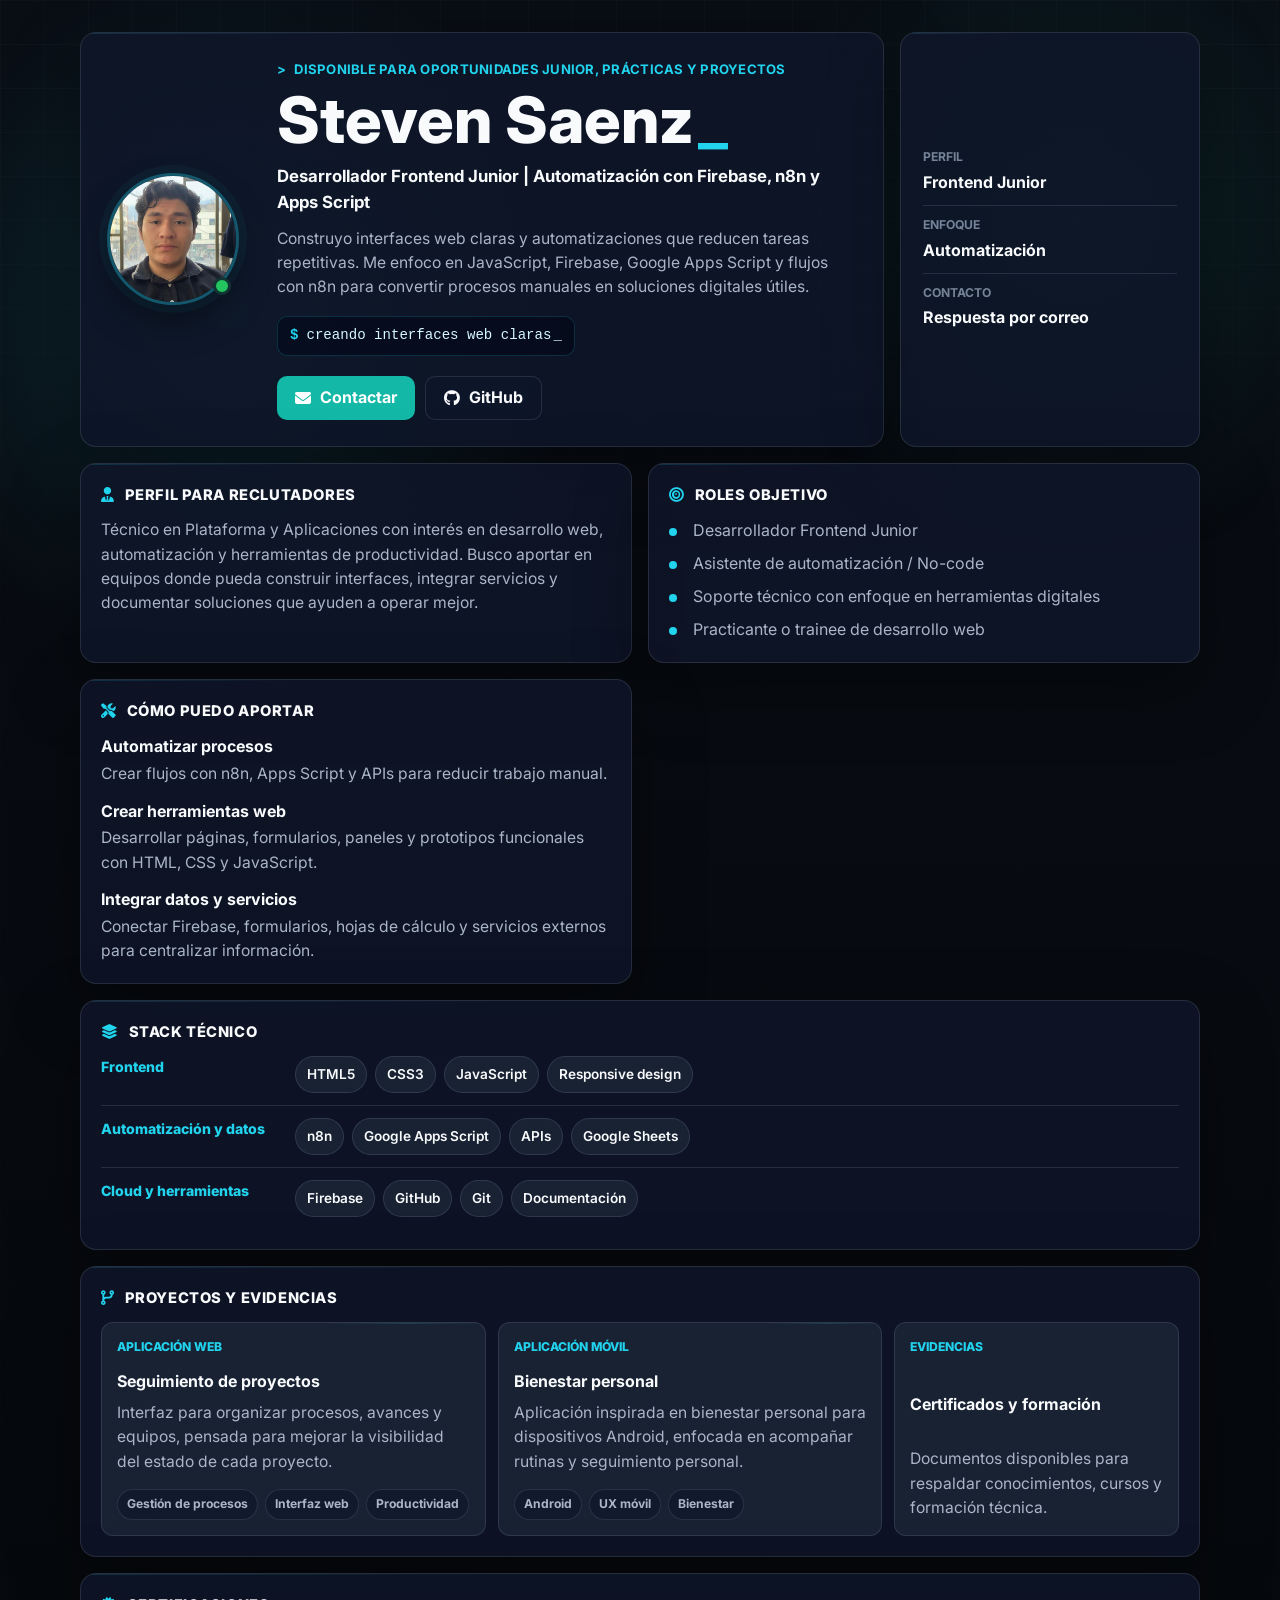
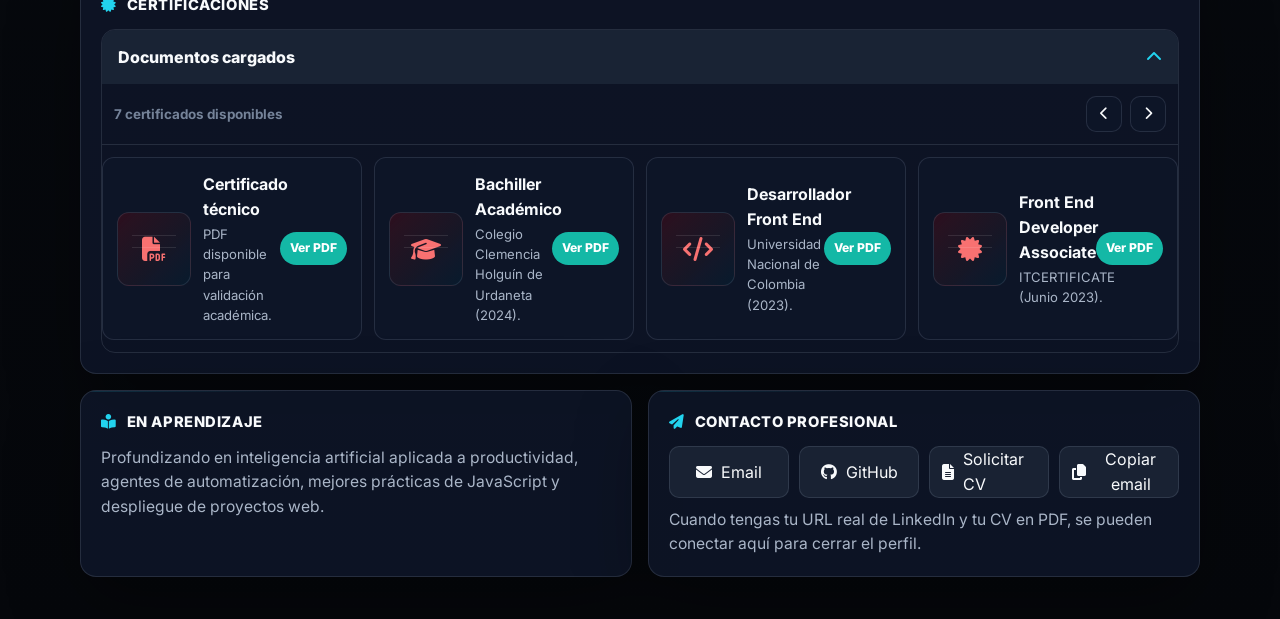
<file: index.html>
<!DOCTYPE html>
<html lang="es">

<head>
    <meta charset="UTF-8">
    <meta name="viewport" content="width=device-width, initial-scale=1.0">
    <title>Steven Saenz | Desarrollador Frontend Junior y Automatizaci&oacute;n</title>

    <meta name="description" content="Portafolio profesional de Steven Saenz, desarrollador frontend junior enfocado en automatizaci&oacute;n, Firebase, n8n, Google Apps Script y soluciones web para procesos empresariales.">
    <meta name="keywords" content="Steven Saenz, desarrollador frontend junior, automatizaci&oacute;n, Firebase, n8n, Google Apps Script, JavaScript, portafolio, Colombia">
    <meta name="author" content="Steven Saenz">
    <meta name="robots" content="index, follow">
    <link rel="canonical" href="https://saenzmanuel18-create.github.io/">

    <meta property="og:title" content="Steven Saenz | Desarrollador Frontend Junior">
    <meta property="og:description" content="Automatizaci&oacute;n, Firebase, n8n, Google Apps Script y desarrollo web orientado a mejorar procesos. Disponible para oportunidades junior, pr&aacute;cticas y proyectos.">
    <meta property="og:image" content="img/Imagen de CV.jpeg">
    <meta property="og:url" content="https://saenzmanuel18-create.github.io/">
    <meta property="og:type" content="profile">
    <meta property="og:locale" content="es_CO">

    <meta name="twitter:card" content="summary_large_image">
    <meta name="twitter:title" content="Steven Saenz | Desarrollador Frontend Junior">
    <meta name="twitter:description" content="Portafolio profesional enfocado en desarrollo frontend, automatizaci&oacute;n y soluciones con Firebase, n8n y Google Apps Script.">
    <meta name="twitter:image" content="img/Imagen de CV.jpeg">

    <link rel="stylesheet" href="style.css">
    <link href="https://fonts.googleapis.com/css2?family=Inter:wght@400;500;600;700;800&display=swap" rel="stylesheet">
    <link rel="stylesheet" href="https://cdnjs.cloudflare.com/ajax/libs/font-awesome/6.4.0/css/all.min.css">

    <script type="application/ld+json">
    {
        "@context": "https://schema.org",
        "@type": "Person",
        "name": "Steven Saenz",
        "jobTitle": "Desarrollador Frontend Junior",
        "email": "mailto:saenzmanuel18@gmail.com",
        "url": "https://saenzmanuel18-create.github.io/",
        "image": "img/Imagen de CV.jpeg",
        "sameAs": [
            "https://github.com/saenzmanuel18-create"
        ],
        "knowsAbout": [
            "JavaScript",
            "HTML",
            "CSS",
            "Firebase",
            "n8n",
            "Google Apps Script",
            "Automatizacion de procesos"
        ]
    }
    </script>
</head>

<body>
    <main class="portfolio-shell" role="main">
        <section class="hero" aria-labelledby="profile-title">
            <div class="profile-card" data-tilt-card>
                <div class="image-wrapper">
                    <img src="img/Imagen de CV.jpeg" alt="Fotograf&iacute;a de Steven Saenz">
                    <span class="status-dot" title="Disponible para oportunidades"></span>
                </div>

                <div class="hero-copy">
                    <p class="eyebrow">Disponible para oportunidades junior, pr&aacute;cticas y proyectos</p>
                    <h1 id="profile-title">Steven Saenz</h1>
                    <p class="role">Desarrollador Frontend Junior | Automatizaci&oacute;n con Firebase, n8n y Apps Script</p>
                    <p class="intro">
                        Construyo interfaces web claras y automatizaciones que reducen tareas repetitivas.
                        Me enfoco en JavaScript, Firebase, Google Apps Script y flujos con n8n para convertir procesos manuales en soluciones digitales &uacute;tiles.
                    </p>

                    <div class="terminal-line" aria-label="Mensaje dinamico de perfil">
                        <span class="terminal-prompt">$</span>
                        <span id="typedText">iniciando perfil profesional...</span>
                    </div>

                    <div class="cta-row" aria-label="Acciones principales">
                        <a href="mailto:saenzmanuel18@gmail.com?subject=Oportunidad%20laboral%20para%20Steven%20Saenz" class="primary-btn">
                            <i class="fa-solid fa-envelope" aria-hidden="true"></i>
                            Contactar
                        </a>
                        <a href="https://github.com/saenzmanuel18-create" target="_blank" rel="noopener noreferrer" class="secondary-btn">
                            <i class="fa-brands fa-github" aria-hidden="true"></i>
                            GitHub
                        </a>
                    </div>
                </div>
            </div>

            <aside class="availability-panel" aria-label="Resumen profesional">
                <div>
                    <span class="metric-label">Perfil</span>
                    <strong>Frontend Junior</strong>
                </div>
                <div>
                    <span class="metric-label">Enfoque</span>
                    <strong>Automatizaci&oacute;n</strong>
                </div>
                <div>
                    <span class="metric-label">Contacto</span>
                    <strong>Respuesta por correo</strong>
                </div>
            </aside>
        </section>

        <section class="content-grid">
            <article class="panel profile-summary" aria-labelledby="about-title">
                <h2 id="about-title"><i class="fa-solid fa-user-tie" aria-hidden="true"></i> Perfil para reclutadores</h2>
                <p>
                    T&eacute;cnico en Plataforma y Aplicaciones con inter&eacute;s en desarrollo web, automatizaci&oacute;n y herramientas de productividad.
                    Busco aportar en equipos donde pueda construir interfaces, integrar servicios y documentar soluciones que ayuden a operar mejor.
                </p>
            </article>

            <article class="panel job-target" aria-labelledby="target-title">
                <h2 id="target-title"><i class="fa-solid fa-bullseye" aria-hidden="true"></i> Roles objetivo</h2>
                <ul class="check-list">
                    <li>Desarrollador Frontend Junior</li>
                    <li>Asistente de automatizaci&oacute;n / No-code</li>
                    <li>Soporte t&eacute;cnico con enfoque en herramientas digitales</li>
                    <li>Practicante o trainee de desarrollo web</li>
                </ul>
            </article>

            <article class="panel value-panel" aria-labelledby="value-title">
                <h2 id="value-title"><i class="fa-solid fa-screwdriver-wrench" aria-hidden="true"></i> C&oacute;mo puedo aportar</h2>
                <div class="value-list">
                    <div>
                        <strong>Automatizar procesos</strong>
                        <p>Crear flujos con n8n, Apps Script y APIs para reducir trabajo manual.</p>
                    </div>
                    <div>
                        <strong>Crear herramientas web</strong>
                        <p>Desarrollar p&aacute;ginas, formularios, paneles y prototipos funcionales con HTML, CSS y JavaScript.</p>
                    </div>
                    <div>
                        <strong>Integrar datos y servicios</strong>
                        <p>Conectar Firebase, formularios, hojas de c&aacute;lculo y servicios externos para centralizar informaci&oacute;n.</p>
                    </div>
                </div>
            </article>

            <article class="panel skills-panel" aria-labelledby="skills-title">
                <h2 id="skills-title"><i class="fa-solid fa-layer-group" aria-hidden="true"></i> Stack t&eacute;cnico</h2>
                <div class="skill-group">
                    <span>Frontend</span>
                    <div class="tags-container">
                        <span class="tag">HTML5</span>
                        <span class="tag">CSS3</span>
                        <span class="tag">JavaScript</span>
                        <span class="tag">Responsive design</span>
                    </div>
                </div>
                <div class="skill-group">
                    <span>Automatizaci&oacute;n y datos</span>
                    <div class="tags-container">
                        <span class="tag">n8n</span>
                        <span class="tag">Google Apps Script</span>
                        <span class="tag">APIs</span>
                        <span class="tag">Google Sheets</span>
                    </div>
                </div>
                <div class="skill-group">
                    <span>Cloud y herramientas</span>
                    <div class="tags-container">
                        <span class="tag">Firebase</span>
                        <span class="tag">GitHub</span>
                        <span class="tag">Git</span>
                        <span class="tag">Documentaci&oacute;n</span>
                    </div>
                </div>
            </article>

            <article class="panel projects-panel" aria-labelledby="projects-title">
                <h2 id="projects-title"><i class="fa-solid fa-code-branch" aria-hidden="true"></i> Proyectos y evidencias</h2>
                <div class="project-grid">
                    <a href="https://github.com/saenzmanuel18-create/Seguimiento-de-proyectos" target="_blank" rel="noopener noreferrer" class="project-card featured-project">
                        <span class="project-type">Aplicaci&oacute;n web</span>
                        <strong>Seguimiento de proyectos</strong>
                        <p>Interfaz para organizar procesos, avances y equipos, pensada para mejorar la visibilidad del estado de cada proyecto.</p>
                        <div class="project-tags" aria-label="Competencias aplicadas">
                            <span>Gesti&oacute;n de procesos</span>
                            <span>Interfaz web</span>
                            <span>Productividad</span>
                        </div>
                    </a>

                    <a href="https://github.com/saenzmanuel18-create/aplicaion-de-binestrar-personal-" target="_blank" rel="noopener noreferrer" class="project-card featured-project">
                        <span class="project-type">Aplicaci&oacute;n m&oacute;vil</span>
                        <strong>Bienestar personal</strong>
                        <p>Aplicaci&oacute;n inspirada en bienestar personal para dispositivos Android, enfocada en acompa&ntilde;ar rutinas y seguimiento personal.</p>
                        <div class="project-tags" aria-label="Competencias aplicadas">
                            <span>Android</span>
                            <span>UX m&oacute;vil</span>
                            <span>Bienestar</span>
                        </div>
                    </a>

                    <a href="#certificaciones" class="project-card evidence-card">
                        <span class="project-type">Evidencias</span>
                        <strong>Certificados y formaci&oacute;n</strong>
                        <p>Documentos disponibles para respaldar conocimientos, cursos y formaci&oacute;n t&eacute;cnica.</p>
                    </a>
                </div>
            </article>

            <article class="panel certs-panel" id="certificaciones" aria-labelledby="certs-title">
                <h2 id="certs-title"><i class="fa-solid fa-certificate" aria-hidden="true"></i> Certificaciones</h2>
                <details class="cert-accordion" open>
                    <summary>
                        <span>Documentos cargados</span>
                        <i class="fa-solid fa-chevron-down" aria-hidden="true"></i>
                    </summary>

                    <div class="cert-toolbar" aria-label="Controles de certificados">
                        <span>7 certificados disponibles</span>
                        <div class="cert-controls">
                            <button type="button" class="icon-btn" data-cert-prev aria-label="Ver certificado anterior">
                                <i class="fa-solid fa-chevron-left" aria-hidden="true"></i>
                            </button>
                            <button type="button" class="icon-btn" data-cert-next aria-label="Ver certificado siguiente">
                                <i class="fa-solid fa-chevron-right" aria-hidden="true"></i>
                            </button>
                        </div>
                    </div>

                    <div class="cert-carousel" data-cert-carousel aria-label="Lista de certificados">
                        <a href="certificado_documentos/107_saenzmanuel18@gmail.com.pdf" target="_blank" rel="noopener noreferrer" class="cert-card">
                            <span class="cert-preview">
                                <i class="fa-solid fa-file-pdf" aria-hidden="true"></i>
                            </span>
                            <span class="cert-content">
                                <strong>Certificado técnico</strong>
                                <small>PDF disponible para validación académica.</small>
                            </span>
                            <span class="cert-action">Ver PDF</span>
                        </a>

                        <a href="certificado_documentos/Diplomas y Certificados.Manuel Steven .pdf" target="_blank" rel="noopener noreferrer" class="cert-card">
                            <span class="cert-preview">
                                <i class="fa-solid fa-graduation-cap" aria-hidden="true"></i>
                            </span>
                            <span class="cert-content">
                                <strong>Bachiller Académico</strong>
                                <small>Colegio Clemencia Holguín de Urdaneta (2024).</small>
                            </span>
                            <span class="cert-action">Ver PDF</span>
                        </a>

                        <a href="certificado_documentos/Diplomas y Certificados.Manuel Steven .pdf" target="_blank" rel="noopener noreferrer" class="cert-card">
                            <span class="cert-preview">
                                <i class="fa-solid fa-code" aria-hidden="true"></i>
                            </span>
                            <span class="cert-content">
                                <strong>Desarrollador Front End</strong>
                                <small>Universidad Nacional de Colombia (2023).</small>
                            </span>
                            <span class="cert-action">Ver PDF</span>
                        </a>

                        <a href="certificado_documentos/Diplomas y Certificados.Manuel Steven .pdf" target="_blank" rel="noopener noreferrer" class="cert-card">
                            <span class="cert-preview">
                                <i class="fa-solid fa-certificate" aria-hidden="true"></i>
                            </span>
                            <span class="cert-content">
                                <strong>Front End Developer Associate</strong>
                                <small>ITCERTIFICATE (Junio 2023).</small>
                            </span>
                            <span class="cert-action">Ver PDF</span>
                        </a>

                        <a href="certificado_documentos/Diplomas y Certificados.Manuel Steven .pdf" target="_blank" rel="noopener noreferrer" class="cert-card">
                            <span class="cert-preview">
                                <i class="fa-solid fa-laptop-code" aria-hidden="true"></i>
                            </span>
                            <span class="cert-content">
                                <strong>Front End Developer</strong>
                                <small>EXACOM I.T. / ITCERTIFICATE (Julio 2023).</small>
                            </span>
                            <span class="cert-action">Ver PDF</span>
                        </a>

                        <a href="certificado_documentos/Diplomas y Certificados.Manuel Steven .pdf" target="_blank" rel="noopener noreferrer" class="cert-card">
                            <span class="cert-preview">
                                <i class="fa-solid fa-language" aria-hidden="true"></i>
                            </span>
                            <span class="cert-content">
                                <strong>Inglés Nivel II</strong>
                                <small>Competencias Comunicativas (Noviembre 2023).</small>
                            </span>
                            <span class="cert-action">Ver PDF</span>
                        </a>

                        <a href="certificado_documentos/Diplomas y Certificados.Manuel Steven .pdf" target="_blank" rel="noopener noreferrer" class="cert-card">
                            <span class="cert-preview">
                                <i class="fa-solid fa-language" aria-hidden="true"></i>
                            </span>
                            <span class="cert-content">
                                <strong>Inglés Nivel I</strong>
                                <small>Competencias Comunicativas (Mayo 2023).</small>
                            </span>
                            <span class="cert-action">Ver PDF</span>
                        </a>
                    </div>
                </details>
            </article>

            <article class="panel learning-panel" aria-labelledby="learning-title">
                <h2 id="learning-title"><i class="fa-solid fa-book-open-reader" aria-hidden="true"></i> En aprendizaje</h2>
                <p>
                    Profundizando en inteligencia artificial aplicada a productividad, agentes de automatizaci&oacute;n,
                    mejores pr&aacute;cticas de JavaScript y despliegue de proyectos web.
                </p>
            </article>

            <article class="panel contact-panel" aria-labelledby="contact-title">
                <h2 id="contact-title"><i class="fa-solid fa-paper-plane" aria-hidden="true"></i> Contacto profesional</h2>
                <div class="contact-actions">
                    <a href="mailto:saenzmanuel18@gmail.com" class="contact-link">
                        <i class="fa-solid fa-envelope" aria-hidden="true"></i>
                        <span>Email</span>
                    </a>
                    <a href="https://github.com/saenzmanuel18-create" target="_blank" rel="noopener noreferrer" class="contact-link">
                        <i class="fa-brands fa-github" aria-hidden="true"></i>
                        <span>GitHub</span>
                    </a>
                    <a href="mailto:saenzmanuel18@gmail.com?subject=Solicitud%20de%20hoja%20de%20vida%20-%20Steven%20Saenz" class="contact-link">
                        <i class="fa-solid fa-file-lines" aria-hidden="true"></i>
                        <span>Solicitar CV</span>
                    </a>
                    <button type="button" class="contact-link copy-email" data-copy-email="saenzmanuel18@gmail.com">
                        <i class="fa-solid fa-copy" aria-hidden="true"></i>
                        <span>Copiar email</span>
                    </button>
                </div>
                <p class="note" id="copyStatus">Cuando tengas tu URL real de LinkedIn y tu CV en PDF, se pueden conectar aqu&iacute; para cerrar el perfil.</p>
            </article>
        </section>
    </main>

    <script src="script.js"></script>
</body>

</html>
</file>
<file: style.css>
:root {
    --bg: #070a0f;
    --surface: rgba(15, 23, 42, 0.82);
    --surface-soft: rgba(30, 41, 59, 0.74);
    --border: rgba(148, 163, 184, 0.18);
    --text: #f8fafc;
    --muted: #aab6c8;
    --quiet: #758399;
    --accent: #22d3ee;
    --accent-strong: #14b8a6;
    --success: #22c55e;
    --shadow: 0 24px 70px rgba(0, 0, 0, 0.34);
    --code-glow: rgba(34, 211, 238, 0.18);
}

* {
    box-sizing: border-box;
    margin: 0;
    padding: 0;
}

body {
    min-height: 100vh;
    background:
        radial-gradient(circle at 18% 14%, rgba(34, 211, 238, 0.14), transparent 28vw),
        radial-gradient(circle at 84% 10%, rgba(20, 184, 166, 0.12), transparent 26vw),
        linear-gradient(180deg, #090d14 0%, var(--bg) 46%, #05070b 100%),
        var(--bg);
    color: var(--text);
    font-family: "Inter", Arial, sans-serif;
    line-height: 1.55;
}

body::before {
    content: "";
    position: fixed;
    inset: 0;
    z-index: -1;
    background-image:
        linear-gradient(rgba(148, 163, 184, 0.04) 1px, transparent 1px),
        linear-gradient(90deg, rgba(148, 163, 184, 0.04) 1px, transparent 1px);
    background-size: 44px 44px;
    mask-image: linear-gradient(to bottom, rgba(0, 0, 0, 0.9), transparent 78%);
}

body::after {
    animation: scan 8s linear infinite;
    background: linear-gradient(90deg, transparent, rgba(34, 211, 238, 0.08), transparent);
    content: "";
    height: 100vh;
    left: -30%;
    pointer-events: none;
    position: fixed;
    top: 0;
    transform: skewX(-16deg);
    width: 20%;
    z-index: -1;
}

a {
    color: inherit;
}

.portfolio-shell {
    width: min(1120px, calc(100% - 32px));
    margin: 0 auto;
    padding: 32px 0 42px;
}

.hero {
    display: grid;
    grid-template-columns: minmax(0, 1fr) 300px;
    gap: 16px;
    align-items: stretch;
    margin-bottom: 16px;
}

.profile-card,
.availability-panel,
.panel {
    background: var(--surface);
    border: 1px solid var(--border);
    border-radius: 16px;
    box-shadow: var(--shadow);
    overflow: hidden;
    position: relative;
    transition: border-color 0.2s ease, box-shadow 0.2s ease, transform 0.2s ease;
}

.profile-card::before,
.availability-panel::before,
.panel::before {
    background: linear-gradient(135deg, rgba(34, 211, 238, 0.16), transparent 38%);
    content: "";
    height: 1px;
    left: 0;
    position: absolute;
    right: 0;
    top: 0;
}

.profile-card {
    display: grid;
    grid-template-columns: 148px minmax(0, 1fr);
    gap: 22px;
    align-items: center;
    padding: 26px;
    transform-style: preserve-3d;
}

.profile-card::after {
    background: radial-gradient(circle at var(--mouse-x, 50%) var(--mouse-y, 50%), rgba(34, 211, 238, 0.2), transparent 34%);
    content: "";
    inset: 0;
    opacity: 0;
    pointer-events: none;
    position: absolute;
    transition: opacity 0.2s ease;
}

.profile-card:hover::after {
    opacity: 1;
}

.image-wrapper {
    position: relative;
    width: 132px;
    height: 132px;
    transform: translateZ(22px);
}

.image-wrapper img {
    animation: float-image 5s ease-in-out infinite;
    width: 132px;
    height: 132px;
    border-radius: 50%;
    object-fit: cover;
    border: 3px solid rgba(34, 211, 238, 0.34);
    box-shadow: 0 0 0 8px rgba(34, 211, 238, 0.04), 0 18px 34px rgba(0, 0, 0, 0.36);
}

.status-dot {
    animation: pulse-dot 2.2s ease-in-out infinite;
    position: absolute;
    right: 8px;
    bottom: 10px;
    width: 18px;
    height: 18px;
    background: var(--success);
    border: 3px solid var(--surface);
    border-radius: 50%;
}

.eyebrow {
    color: var(--accent);
    font-size: 0.82rem;
    font-weight: 700;
    letter-spacing: 0.02em;
    margin-bottom: 8px;
    text-transform: uppercase;
}

.eyebrow::before {
    content: ">";
    margin-right: 8px;
}

h1 {
    font-size: clamp(2.1rem, 5vw, 4rem);
    font-weight: 800;
    line-height: 1.02;
    letter-spacing: 0;
    margin-bottom: 10px;
}

h1::after {
    animation: caret 1s steps(2, start) infinite;
    color: var(--accent);
    content: "_";
    font-weight: 600;
    margin-left: 4px;
}

.role {
    color: var(--text);
    font-size: 1.05rem;
    font-weight: 700;
    margin-bottom: 12px;
}

.intro,
.panel p {
    color: var(--muted);
    font-size: 0.98rem;
}

.terminal-line {
    align-items: center;
    background: rgba(2, 6, 23, 0.58);
    border: 1px solid rgba(34, 211, 238, 0.18);
    border-radius: 10px;
    color: #d6f7ff;
    display: inline-flex;
    font-family: "Consolas", "Courier New", monospace;
    font-size: 0.88rem;
    gap: 8px;
    margin-top: 16px;
    min-height: 40px;
    padding: 0 12px;
    position: relative;
    z-index: 1;
}

.terminal-prompt {
    color: var(--accent);
    font-weight: 800;
}

#typedText::after {
    animation: caret 1s steps(2, start) infinite;
    content: "_";
    margin-left: 2px;
}

.cta-row {
    display: flex;
    flex-wrap: wrap;
    gap: 10px;
    margin-top: 20px;
}

.primary-btn,
.secondary-btn,
.contact-link,
.icon-btn {
    display: inline-flex;
    align-items: center;
    justify-content: center;
    gap: 9px;
    min-height: 44px;
    border-radius: 10px;
    font-weight: 700;
    text-decoration: none;
    transition: transform 0.2s ease, border-color 0.2s ease, background 0.2s ease;
}

.primary-btn i,
.secondary-btn i,
.contact-link i,
.icon-btn i {
    transition: transform 0.2s ease;
}

.primary-btn:hover i,
.secondary-btn:hover i,
.contact-link:hover i,
.icon-btn:hover i {
    transform: translateY(-1px);
}

.primary-btn {
    background: var(--accent-strong);
    color: #ffffff;
    padding: 0 18px;
}

.secondary-btn {
    background: rgba(15, 23, 42, 0.68);
    border: 1px solid var(--border);
    color: var(--text);
    padding: 0 18px;
}

.primary-btn:hover,
.secondary-btn:hover,
.contact-link:hover,
.icon-btn:hover,
.project-card:hover,
.cert-card:hover {
    transform: translateY(-2px);
    border-color: rgba(34, 211, 238, 0.5);
    box-shadow: 0 18px 40px rgba(0, 0, 0, 0.24), 0 0 24px var(--code-glow);
}

.availability-panel {
    display: grid;
    align-content: center;
    gap: 10px;
    padding: 22px;
}

.availability-panel div {
    padding-bottom: 10px;
    border-bottom: 1px solid var(--border);
}

.availability-panel div:last-child {
    border-bottom: 0;
    padding-bottom: 0;
}

.metric-label {
    display: block;
    color: var(--quiet);
    font-size: 0.76rem;
    font-weight: 700;
    margin-bottom: 3px;
    text-transform: uppercase;
}

.availability-panel strong {
    display: block;
    color: var(--text);
    font-size: 1rem;
}

.content-grid {
    display: grid;
    grid-template-columns: repeat(6, 1fr);
    gap: 16px;
    align-items: stretch;
}

.panel {
    padding: 20px;
}

.profile-summary,
.value-panel {
    grid-column: span 3;
}

.projects-panel {
    grid-column: span 6;
}

.job-target,
.learning-panel,
.contact-panel {
    grid-column: span 3;
}

.skills-panel {
    grid-column: span 6;
}

.certs-panel {
    grid-column: span 6;
}

h2 {
    display: flex;
    align-items: center;
    gap: 10px;
    color: var(--text);
    font-size: 0.92rem;
    font-weight: 800;
    letter-spacing: 0.04em;
    margin-bottom: 12px;
    text-transform: uppercase;
}

h2 i {
    color: var(--accent);
}

.check-list {
    display: grid;
    gap: 8px;
    list-style: none;
}

.check-list li {
    color: var(--muted);
    position: relative;
    padding-left: 24px;
}

.check-list li::before {
    content: "";
    position: absolute;
    left: 0;
    top: 0.62em;
    width: 8px;
    height: 8px;
    background: var(--accent);
    border-radius: 50%;
}

.value-list {
    display: grid;
    gap: 12px;
}

.value-list strong {
    display: block;
    margin-bottom: 3px;
}

.skill-group {
    display: grid;
    grid-template-columns: 180px minmax(0, 1fr);
    gap: 14px;
    align-items: start;
    padding: 12px 0;
    border-top: 1px solid var(--border);
}

.skill-group:first-of-type {
    border-top: 0;
    padding-top: 0;
}

.skill-group > span {
    color: var(--accent);
    font-size: 0.88rem;
    font-weight: 800;
}

.tags-container {
    display: flex;
    flex-wrap: wrap;
    gap: 8px;
}

.tag {
    background: var(--surface-soft);
    border: 1px solid var(--border);
    border-radius: 999px;
    color: var(--text);
    font-size: 0.85rem;
    font-weight: 600;
    padding: 7px 11px;
    transition: border-color 0.2s ease, color 0.2s ease, transform 0.2s ease;
}

.tag:hover {
    border-color: rgba(34, 211, 238, 0.44);
    color: var(--accent);
    transform: translateY(-1px);
}

.project-grid {
    display: grid;
    grid-template-columns: minmax(0, 1fr) minmax(0, 1fr) minmax(240px, 0.74fr);
    gap: 12px;
}

.project-card {
    min-height: 168px;
    background: var(--surface-soft);
    border: 1px solid var(--border);
    border-radius: 12px;
    color: inherit;
    display: flex;
    flex-direction: column;
    justify-content: space-between;
    padding: 15px;
    position: relative;
    text-decoration: none;
    transition: transform 0.2s ease, border-color 0.2s ease, box-shadow 0.2s ease;
}

.project-card::after {
    background: linear-gradient(90deg, transparent, rgba(34, 211, 238, 0.16), transparent);
    content: "";
    height: 1px;
    left: -45%;
    position: absolute;
    right: auto;
    top: 0;
    transition: left 0.45s ease;
    width: 42%;
}

.project-card:hover::after {
    left: 110%;
}

.featured-project {
    min-height: 214px;
}

.evidence-card {
    grid-column: span 1;
    min-height: 214px;
}

.project-type {
    color: var(--accent);
    font-size: 0.76rem;
    font-weight: 800;
    text-transform: uppercase;
}

.project-card strong {
    display: block;
    margin: 10px 0 6px;
}

.project-tags {
    display: flex;
    flex-wrap: wrap;
    gap: 7px;
    margin-top: 14px;
}

.project-tags span {
    background: rgba(15, 23, 42, 0.7);
    border: 1px solid var(--border);
    border-radius: 999px;
    color: var(--muted);
    font-size: 0.76rem;
    font-weight: 700;
    padding: 5px 9px;
}

.cert-accordion {
    border: 1px solid var(--border);
    border-radius: 14px;
    overflow: hidden;
}

.cert-accordion summary {
    align-items: center;
    background: var(--surface-soft);
    cursor: pointer;
    display: flex;
    font-weight: 800;
    justify-content: space-between;
    list-style: none;
    min-height: 54px;
    padding: 0 16px;
}

.cert-accordion summary::-webkit-details-marker {
    display: none;
}

.cert-accordion summary i {
    color: var(--accent);
    transition: transform 0.2s ease;
}

.cert-accordion[open] summary i {
    transform: rotate(180deg);
}

.cert-toolbar {
    align-items: center;
    border-bottom: 1px solid var(--border);
    color: var(--quiet);
    display: flex;
    font-size: 0.84rem;
    font-weight: 700;
    justify-content: space-between;
    padding: 12px;
}

.cert-controls {
    display: flex;
    gap: 8px;
}

.icon-btn {
    background: rgba(15, 23, 42, 0.72);
    border: 1px solid var(--border);
    color: var(--text);
    cursor: pointer;
    height: 36px;
    min-height: 36px;
    padding: 0;
    width: 36px;
}

.cert-carousel {
    display: grid;
    grid-auto-columns: minmax(260px, 340px);
    grid-auto-flow: column;
    gap: 12px;
    overflow-x: auto;
    padding: 12px;
    scroll-snap-type: x mandatory;
    scroll-behavior: smooth;
}

.cert-card {
    align-items: center;
    background: rgba(15, 23, 42, 0.72);
    border: 1px solid var(--border);
    border-radius: 12px;
    color: inherit;
    display: grid;
    gap: 12px;
    grid-template-columns: 74px minmax(0, 1fr) auto;
    min-height: 112px;
    padding: 14px;
    scroll-snap-align: start;
    text-decoration: none;
    transition: transform 0.2s ease, border-color 0.2s ease;
}

.cert-preview {
    align-items: center;
    background:
        linear-gradient(135deg, rgba(220, 38, 38, 0.18), rgba(34, 211, 238, 0.08)),
        rgba(2, 6, 23, 0.6);
    border: 1px solid rgba(148, 163, 184, 0.16);
    border-radius: 12px;
    color: #f87171;
    display: flex;
    font-size: 1.5rem;
    height: 74px;
    justify-content: center;
    overflow: hidden;
    position: relative;
    width: 74px;
}

.cert-preview::before,
.cert-preview::after {
    background: rgba(248, 250, 252, 0.1);
    content: "";
    height: 1px;
    left: 14px;
    position: absolute;
    right: 14px;
}

.cert-preview::before {
    top: 22px;
}

.cert-preview::after {
    top: 34px;
}

.cert-content {
    display: grid;
    gap: 2px;
}

.cert-content small {
    color: var(--muted);
    font-size: 0.82rem;
}

.cert-action {
    background: var(--accent-strong);
    border-radius: 999px;
    color: #ffffff;
    font-size: 0.76rem;
    font-weight: 800;
    padding: 7px 10px;
    white-space: nowrap;
}

.contact-actions {
    display: grid;
    grid-template-columns: repeat(4, 1fr);
    gap: 10px;
    margin-bottom: 10px;
}

.contact-link {
    background: var(--surface-soft);
    border: 1px solid var(--border);
    color: var(--text);
    cursor: pointer;
    font: inherit;
    padding: 0 12px;
}

@keyframes pulse-dot {
    0%,
    100% {
        box-shadow: 0 0 0 0 rgba(34, 197, 94, 0.28);
    }

    50% {
        box-shadow: 0 0 0 8px rgba(34, 197, 94, 0);
    }
}

@keyframes caret {
    0%,
    45% {
        opacity: 1;
    }

    46%,
    100% {
        opacity: 0;
    }
}

@keyframes scan {
    from {
        left: -30%;
    }

    to {
        left: 125%;
    }
}

@keyframes float-image {
    0%,
    100% {
        transform: translateY(0);
    }

    50% {
        transform: translateY(-6px);
    }
}

@media (prefers-reduced-motion: reduce) {
    *,
    *::before,
    *::after {
        animation-duration: 0.01ms !important;
        animation-iteration-count: 1 !important;
        scroll-behavior: auto !important;
        transition-duration: 0.01ms !important;
    }
}

.note {
    color: var(--quiet);
    font-size: 0.86rem;
}

@media (max-width: 900px) {
    .hero,
    .profile-card,
    .content-grid,
    .skill-group,
    .project-grid,
    .contact-actions {
        grid-template-columns: repeat(2, 1fr);
    }

    .profile-summary,
    .value-panel,
    .projects-panel,
    .job-target,
    .learning-panel,
    .contact-panel,
    .skills-panel {
        grid-column: span 1;
    }

    .certs-panel {
        grid-column: span 1;
    }

    .evidence-card {
        grid-column: span 1;
    }
}

@media (max-width: 560px) {
    .portfolio-shell {
        width: min(100% - 22px, 1120px);
        padding: 18px 0;
    }

    .profile-card,
    .panel,
    .availability-panel {
        border-radius: 14px;
        padding: 18px;
    }

    .image-wrapper,
    .image-wrapper img {
        width: 108px;
        height: 108px;
    }

    .cta-row {
        display: grid;
        grid-template-columns: 1fr;
    }

    .primary-btn,
    .secondary-btn {
        width: 100%;
    }

    .contact-actions {
        grid-template-columns: 1fr;
    }

    .terminal-line {
        display: flex;
        width: 100%;
    }

    .cert-card {
        grid-template-columns: 58px minmax(0, 1fr);
    }

    .cert-preview {
        height: 58px;
        width: 58px;
    }

    .cert-action {
        grid-column: 1 / -1;
        justify-self: start;
    }
}
</file>
